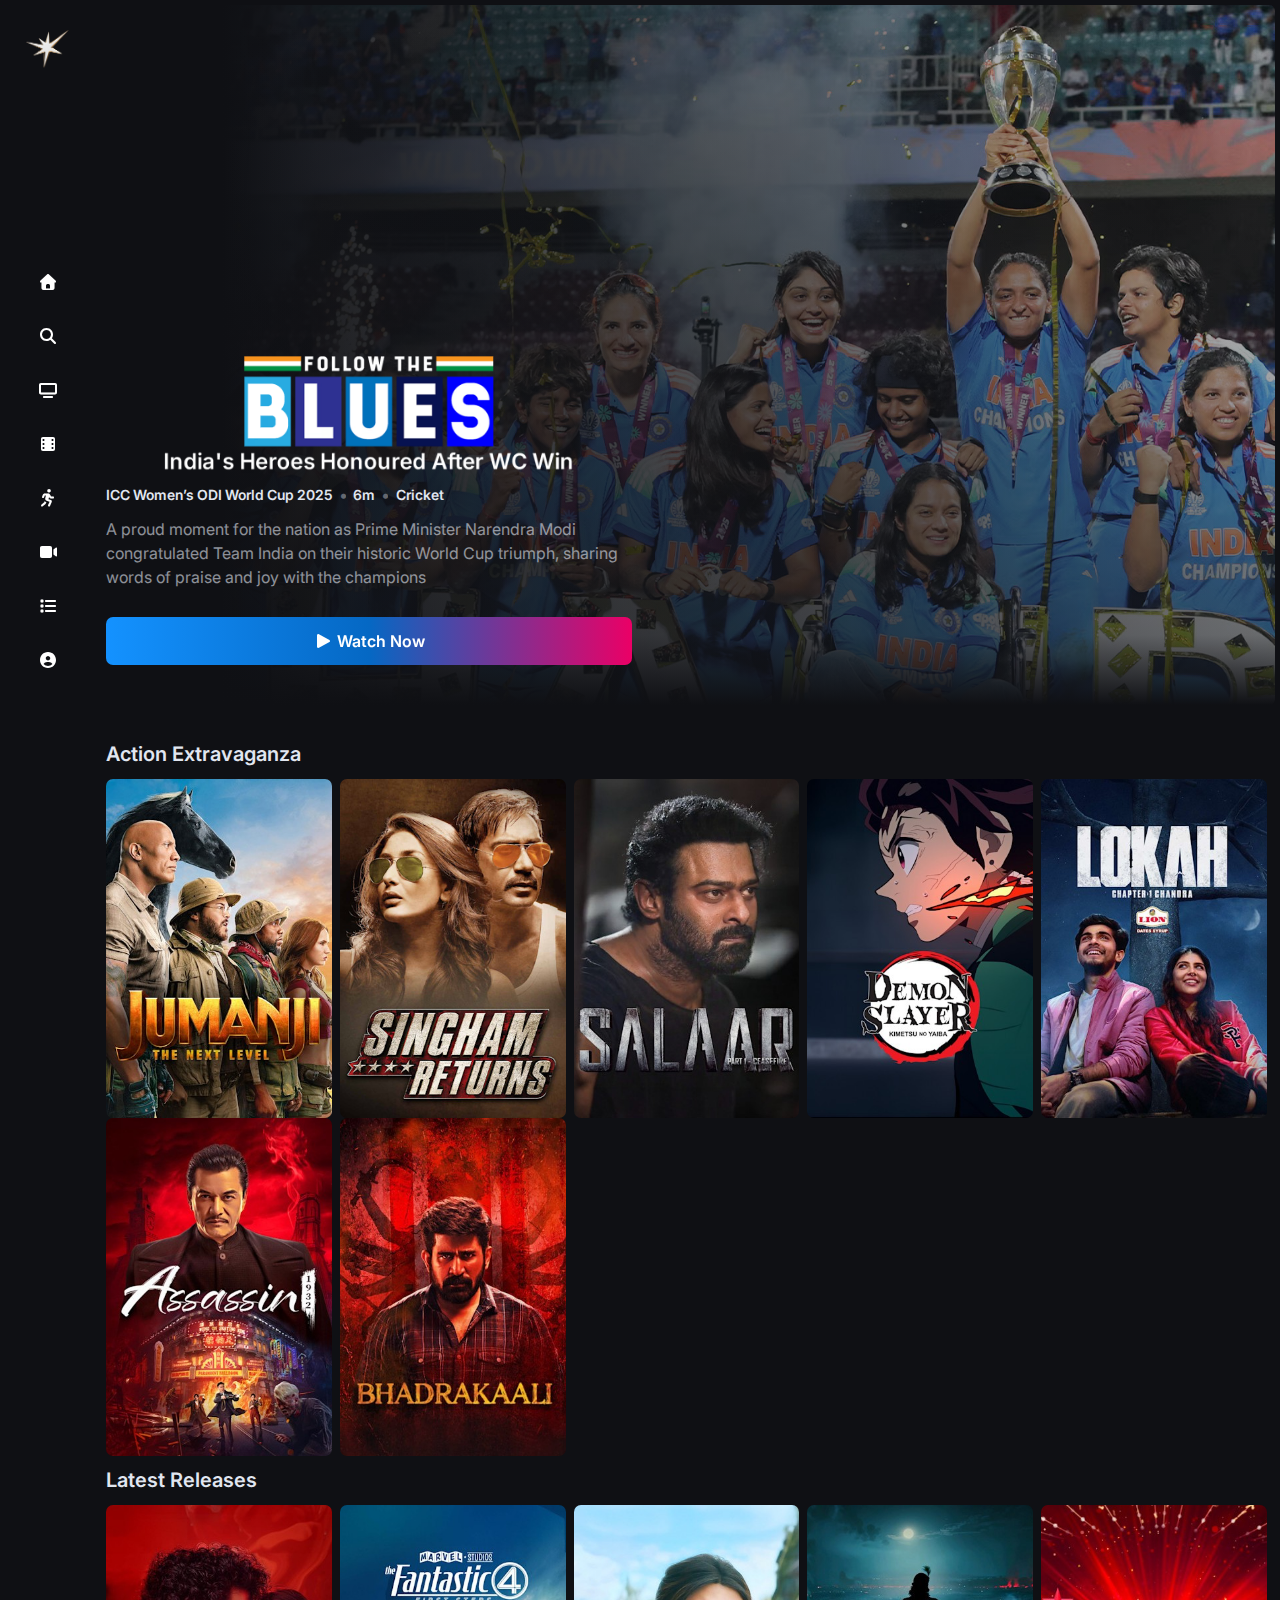
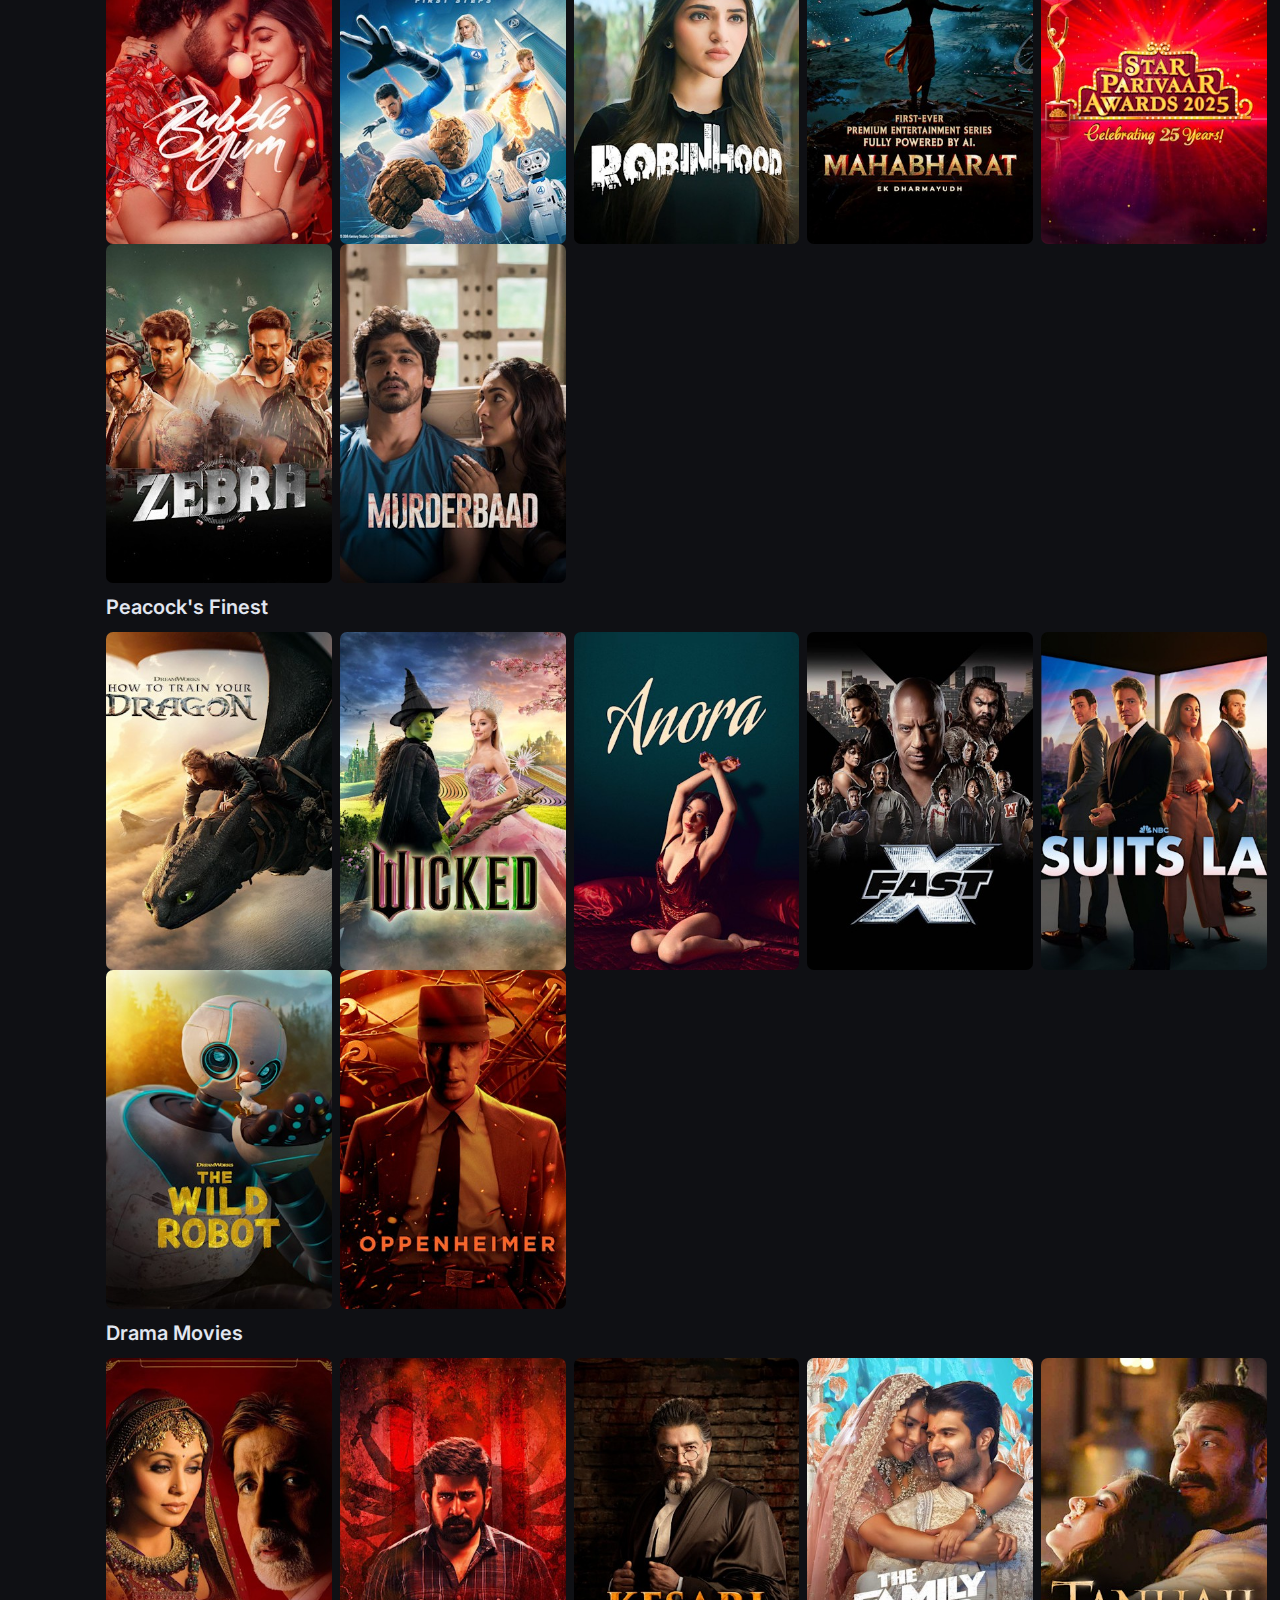
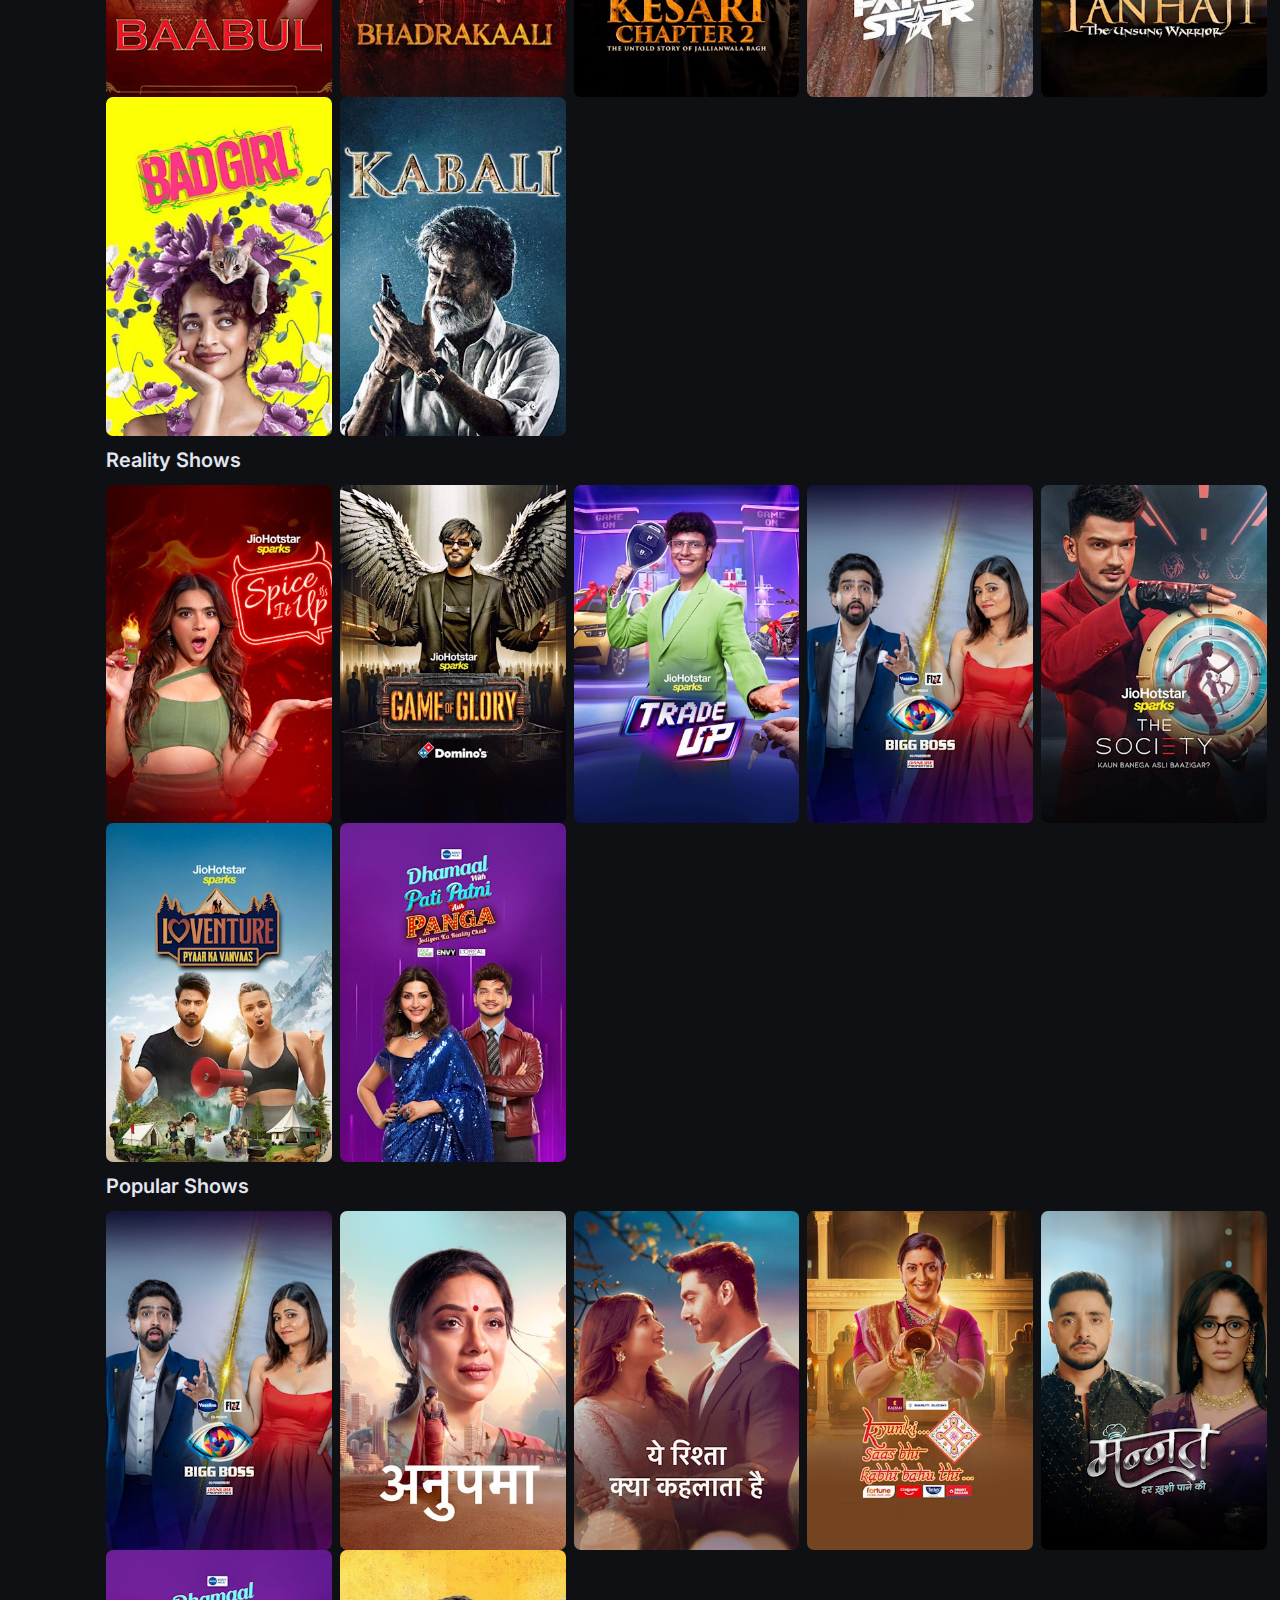
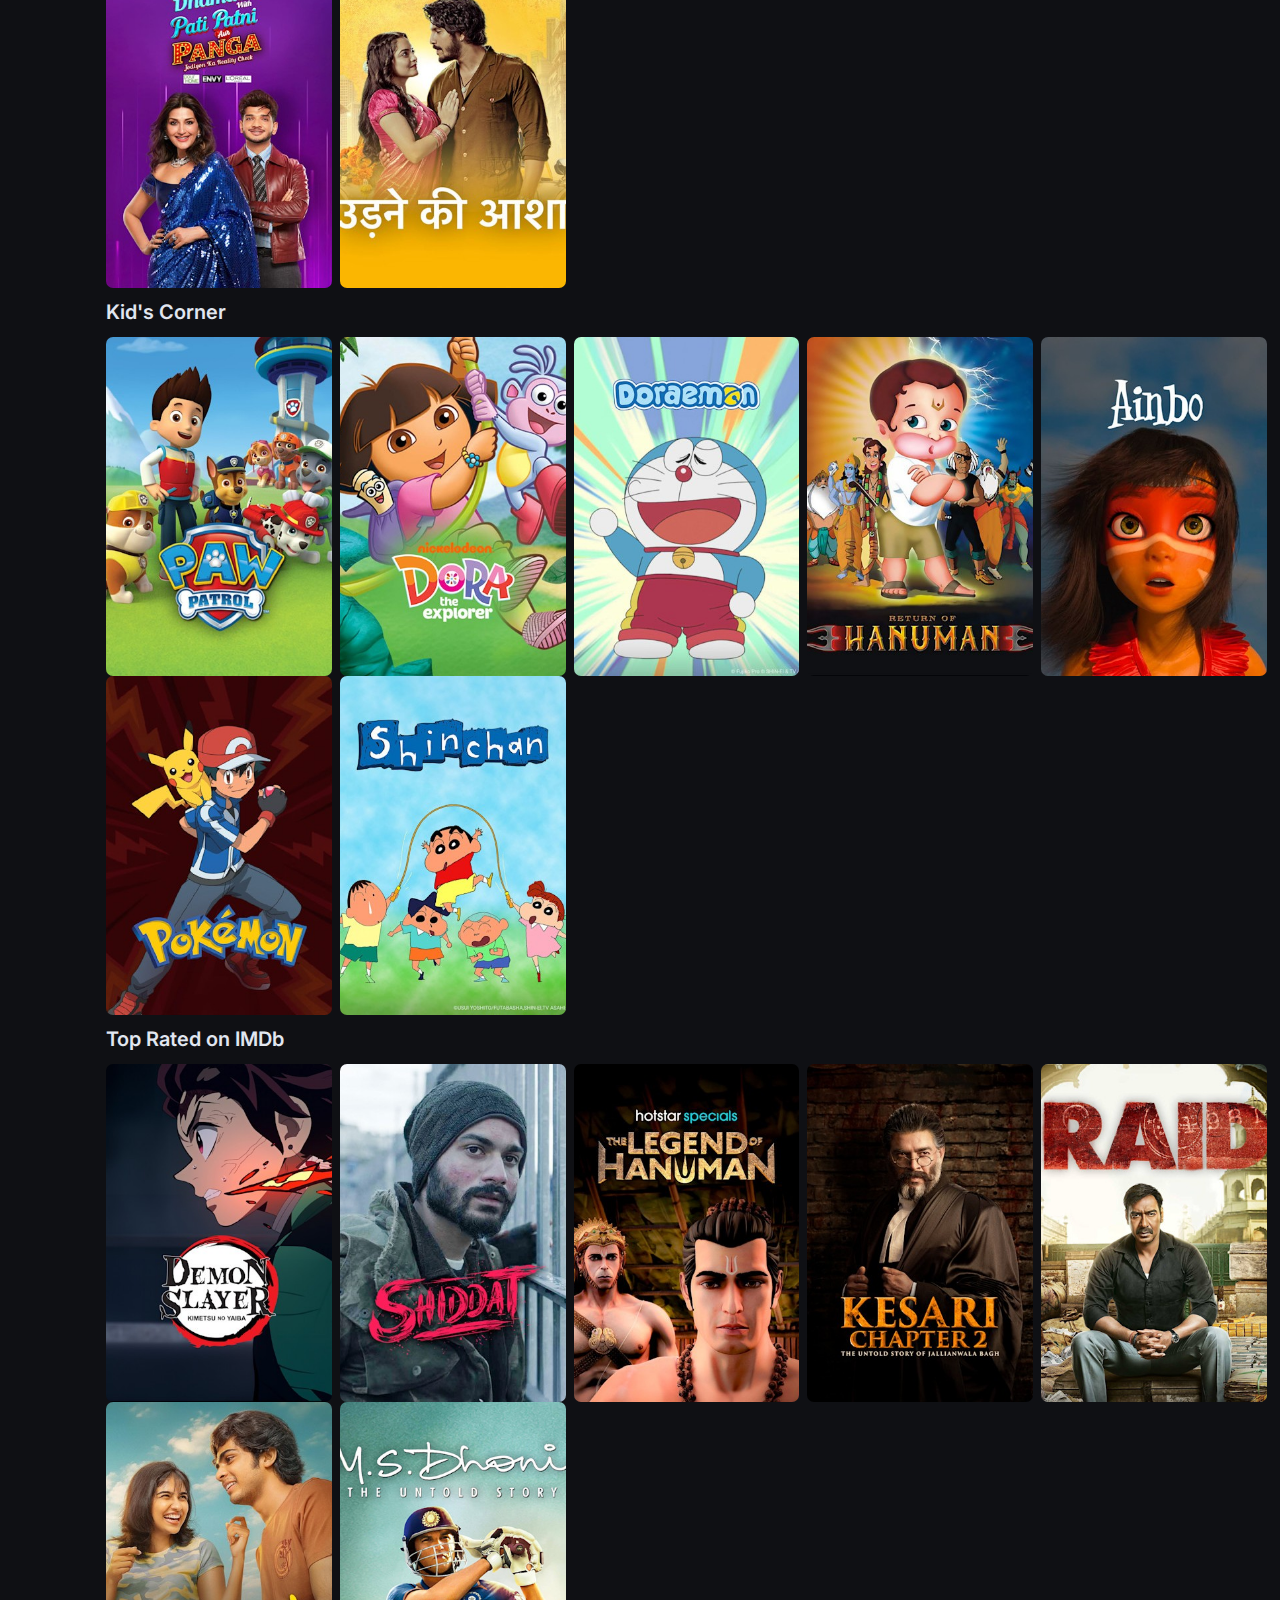
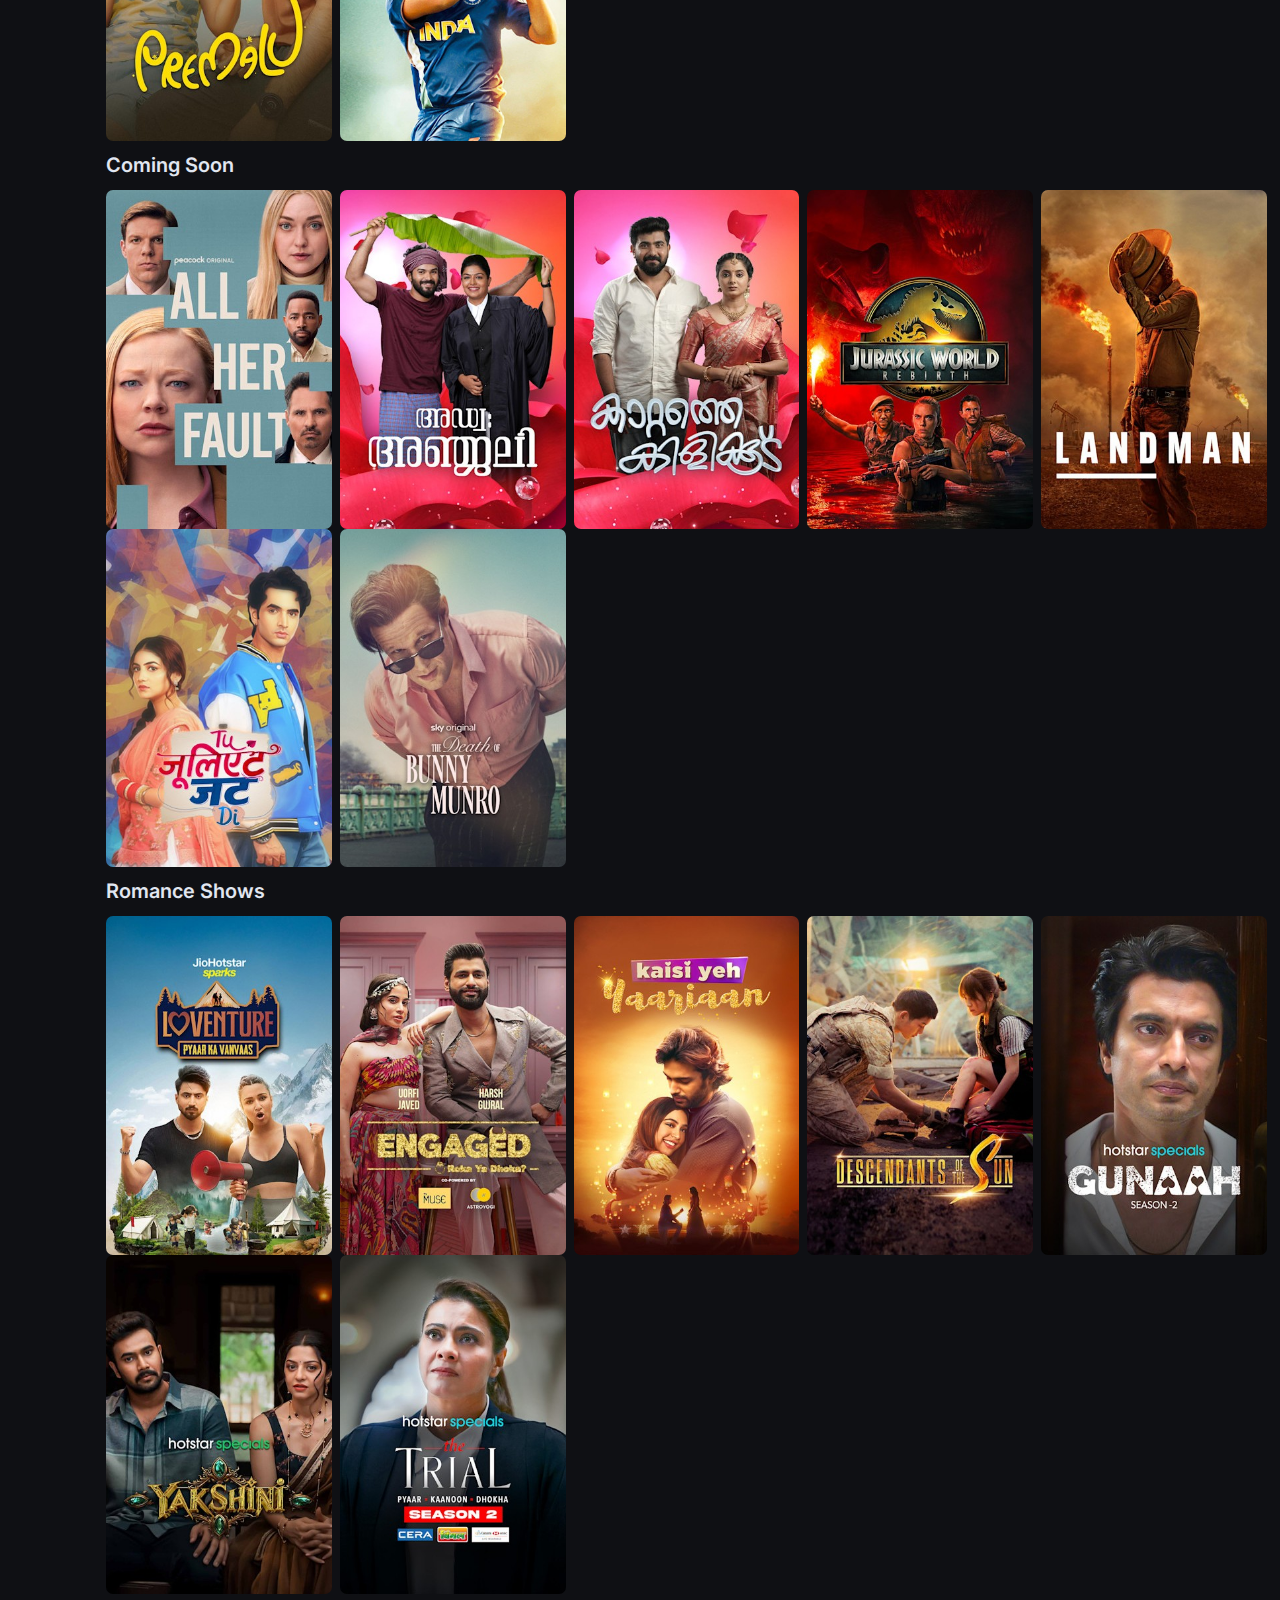
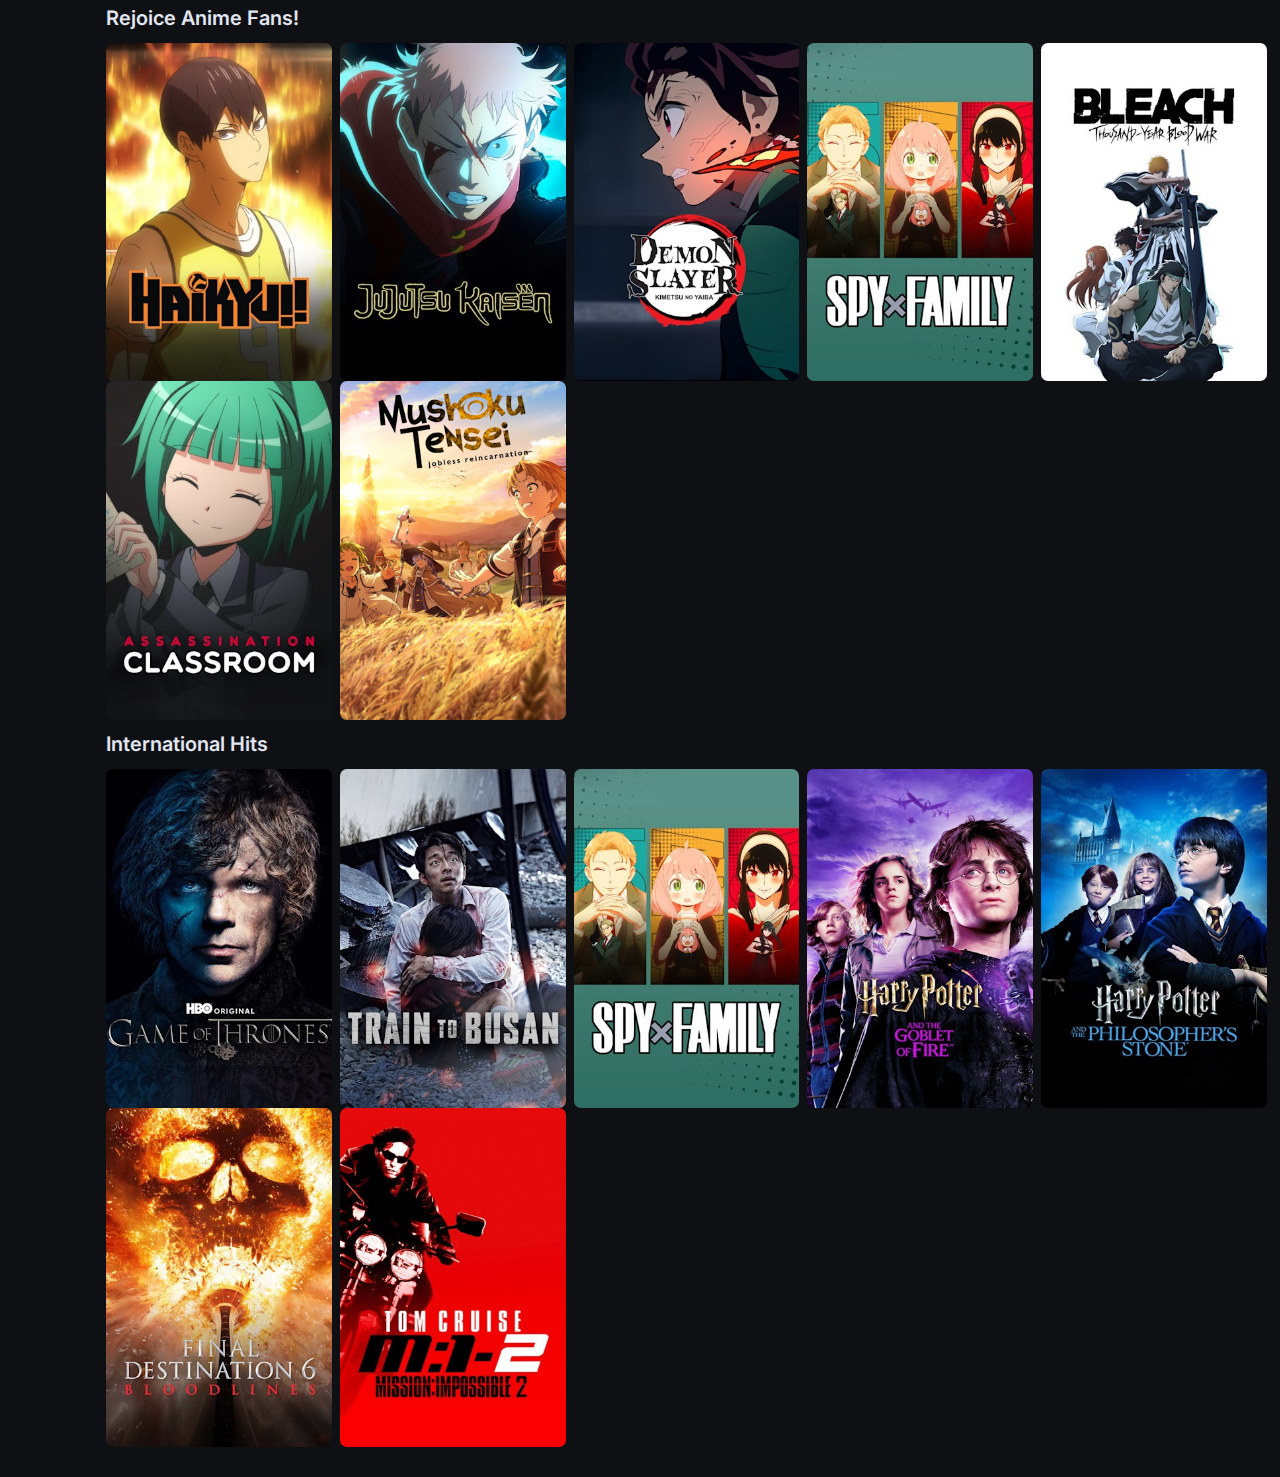
<file: index.html>
<!DOCTYPE html>
<html lang="en">
    <head>
        <meta charset="UTF-8">
        <meta name="viewport" content="width=device-width, initial-scale=1.0">
        <title>JioHotstar - Watch TV Shows, Movies, Specials, Live Cricket & Football</title>
        <link rel="shortcut icon" href="./images/Logo/jhs_favicon.ico" type="image/ico">
        <link rel="stylesheet" href="./assets/style.css">
        <link rel="stylesheet" href="./assets/fonts.css">
        <link rel="stylesheet" href="./assets/all.min.css">
        <link rel="stylesheet" href="./assets/responsive.css">
    </head>
    <body>
        <header>
            <div class="row justify-content items-center">
                <div class="logo">
                    <a href="./index.html">
                        <img src="./images/Logo/logo.png" alt="logo he ji">
                    </a>
                </div>
                <nav>
                    <ul>
                        <li>
                            <a href="#"><i class="fa-solid fa-house"></i></a>
                        </li>
                        <li>
                            <a href="#"><i class="fa-solid fa-magnifying-glass"></i></a>
                        </li>
                        <li>
                            <a href="#"><i class="fa-solid fa-tv"></i></a>
                        </li>
                        <li>
                            <a href="#"><i class="fa-solid fa-film"></i></a>
                        </li>
                        <li>
                            <a href="#"><i class="fa-solid fa-person-running"></i></a>
                        </li>
                        <li>
                            <a href="#"><i class="fa-solid fa-video"></i></a>
                        </li>
                        <li>
                            <a href="#"><i class="fa-solid fa-list"></i></a>
                        </li>
                        <li>
                            <a href="#"><i class="fa-solid fa-circle-user"></i></a>
                        </li>
                    </ul>
                </nav>
            </div>
        </header>
        <main>
            <!-- banner -->
             <section class="hero-bg">
                    <div class="hero-content">
                        <img src="./images/Hero/hero-logo1.png" alt="hero logo">
                        <h3>
                            <span>ICC Women’s ODI World Cup 2025</span>
                            <i class="fa-solid fa-circle"></i>
                            <span>6m</span>
                            <i class="fa-solid fa-circle"></i>
                            <span>Cricket</span>
                        </h3>
                        <p>A proud moment for the nation as Prime Minister Narendra Modi congratulated Team India on their historic World Cup triumph, sharing words of praise and joy with the champions </p>
                        <button class="btn btn-primary">
                            <i class="fa-solid fa-play"></i> 
                            <span>Watch Now</span>
                        </button>
                    </div>
             </section>
            <section class="poster-shows">
                <h3>Action Extravaganza</h3>
                <div class="row">
                    <div class="poster-item">
                        <img src="./images/movie-poster/jum.jpg" alt="movie-poster">
                        <div class="poster-overlay">
                            <div class="poster-overlay-img">
                                <img src="./images/poster-overlay/juman-hori.webp" alt="horizontal-overlay">
                                <img src="./images/poster-overlay/jumanji-logo.png" alt="logo" class="poster-logo pos">
                            </div>
                            <button class="btn">
                                <i class="fa-solid fa-play"></i> 
                                <span>Watch Now</span>
                            </button>
                            <div class="poster-overlay-description">
                                <h3>
                                <span>2019</span>
                                <i class="fa-solid fa-circle"></i>
                                <span>U/A 13+</span>
                                <i class="fa-solid fa-circle"></i>
                                <span>1h 58m</span>
                                <i class="fa-solid fa-circle"></i>
                                <span>Hindi</span>
                            </h3>
                            <p>The quartet assembles again to save their missing friend, daring to navigate through the dangers of Jumanji. How will they survive the perilous adventure?</p>
                            </div>
                        </div>
                    </div>
                    <div class="poster-item">
                        <img src="./images/movie-poster/sing.jpg" alt="movie-poster">
                        <div class="poster-overlay-c">
                            <div class="poster-overlay-img">
                                <img src="./images/poster-overlay/singum.webp" alt="horizontal-overlay">
                                <img src="./images/poster-overlay/singam-logo.webp" alt="logo" class="poster-logo pos">
                            </div>
                            <button class="btn">
                                <i class="fa-solid fa-play"></i> 
                                <span>Watch Now</span>
                            </button>
                            <div class="poster-overlay-description">
                                <h3>
                                <span>2014</span>
                                <i class="fa-solid fa-circle"></i>
                                <span>U/A 13+</span>
                                <i class="fa-solid fa-circle"></i>
                                <span>2h 13m</span>
                                <i class="fa-solid fa-circle"></i>
                                <span>Hindi</span>
                                <i class="fa-solid fa-circle"></i>
                                <span>Action</span>
                            </h3>
                            <p>Bad-ass cop Bajirao Singham is back as the DCP of Mumbai. To pave the way for justice, he has to deal with a corrupt politician and an immoral god-man.</p>
                            </div>
                        </div>
                    </div>
                    <div class="poster-item">
                        <img src="./images/movie-poster/sala.jpg" alt="movie-poster">
                        <div class="poster-overlay-c">
                            <div class="poster-overlay-img">
                                <img src="./images/poster-overlay/sala.jpg" alt="horizontal-overlay">
                                <img src="./images/poster-overlay/sala.png" alt="logo" class="poster-logo pos">
                            </div>
                            <button class="btn">
                                <i class="fa-solid fa-play"></i> 
                                <span>Watch Now</span>
                            </button>
                            <div class="poster-overlay-description">
                                <h3>
                                <span>2023</span>
                                <i class="fa-solid fa-circle"></i>
                                <span>A</span>
                                <i class="fa-solid fa-circle"></i>
                                <span>2h 54m</span>
                                <i class="fa-solid fa-circle"></i>
                                <span>Hindi</span>
                                <i class="fa-solid fa-circle"></i>
                                <span>Action</span>
                            </h3>
                            <p>In the crime-infested Khansaar, Prince Varadha sets to ascend the throne. But a coup d'état is planned! And there's only one man to help reclaim power: Deva.</p>
                            </div>
                        </div>
                    </div>
                    <div class="poster-item">
                        <img src="./images/movie-poster/demon.jpg" alt="movie-poster">
                        <div class="poster-overlay-c">
                            <div class="poster-overlay-img">
                                <img src="./images/poster-overlay/demon.jpg" alt="horizontal-overlay">
                                <img src="./images/poster-overlay/demon-logo.png" alt="logo" class="poster-logo-d pos">
                            </div>
                            <button class="btn">
                                <i class="fa-solid fa-play"></i> 
                                <span>Watch Now</span>
                            </button>
                            <div class="poster-overlay-description">
                                <h3>
                                <span>2024</span>
                                <i class="fa-solid fa-circle"></i>
                                <span>U/A 16+</span>
                                <i class="fa-solid fa-circle"></i>
                                <span>4 Seasons</span>
                                <i class="fa-solid fa-circle"></i>
                                <span>2 Languages</span>
                            </h3>
                            <p>After demons slaughter his family and curse his sister, Tanjiro embarks on a dangerous mission to seek vengeance and a cure.</p>
                            </div>
                        </div>
                    </div>
                    <div class="poster-item">
                        <img src="./images/movie-poster/lo.jpg" alt="movie-poster">
                        <div class="poster-overlay-c">
                            <div class="poster-overlay-img">
                                <img src="./images/poster-overlay/lokha.jpg" alt="horizontal-overlay">
                                <img src="./images/poster-overlay/lokha-logo.png" alt="logo" class="poster-logo-l pos">
                            </div>
                            <button class="btn">
                                <i class="fa-solid fa-play"></i> 
                                <span>Watch Now</span>
                            </button>
                            <div class="poster-overlay-description">
                                <h3>
                                <span>2025</span>
                                <i class="fa-solid fa-circle"></i>
                                <span>U/A 16+</span>
                                <i class="fa-solid fa-circle"></i>
                                <span>2h 29m</span>
                                <i class="fa-solid fa-circle"></i>
                                <span>7 Languages</span>
                            </h3>
                            <p>A mythical vigilante in hiding draws three unsuspecting friends into a moral war that threatens to tear the city's dark underworld apart.</p>
                            </div>
                        </div>
                    </div>
                    <div class="poster-item">
                        <img src="./images/movie-poster/as.jpg" alt="movie-poster">
                        <div class="poster-overlay-c">
                            <div class="poster-overlay-img">
                                <img src="./images/poster-overlay/asa-t.jpg" alt="horizontal-overlay">
                                <img src="./images/poster-overlay/asa-logo.png" alt="logo" class="poster-logo-a pos">
                            </div>
                            <button class="btn">
                                <i class="fa-solid fa-play"></i> 
                                <span>Watch Now</span>
                            </button>
                            <div class="poster-overlay-description">
                                <h3>
                                <span>2025</span>
                                <i class="fa-solid fa-circle"></i>
                                <span>U/A 16+</span>
                                <i class="fa-solid fa-circle"></i>
                                <span>1h 30m</span>
                                <i class="fa-solid fa-circle"></i>
                                <span>Hindi</span>
                                <i class="fa-solid fa-circle"></i>
                                <span>Action</span>
                            </h3>
                            <p>In 1932 Shanghai, Zhang Mubai joins forces with gangster Jin Yuanbao to assassinate Japan’s Kurokawa, but a deadly trap leaves them tortured by a spy.</p>
                            </div>
                        </div>
                    </div>
                    <div class="poster-item">
                        <img src="./images/movie-poster/bha.jpg" alt="movie-poster">
                        <div class="poster-overlay-r">
                            <div class="poster-overlay-img">
                                <img src="./images/poster-overlay/bha-t.jpg" alt="horizontal-overlay">
                                <img src="./images/poster-overlay/bha-logo.png" alt="logo" class="poster-logo-b pos">
                            </div>
                            <button class="btn">
                                <i class="fa-solid fa-play"></i> 
                                <span>Watch Now</span>
                            </button>
                            <div class="poster-overlay-description">
                                <h3>
                                <span>2025</span>
                                <i class="fa-solid fa-circle"></i>
                                <span>U/A 16+</span>
                                <i class="fa-solid fa-circle"></i>
                                <span>2h 32m</span>
                                <i class="fa-solid fa-circle"></i>
                                <span>Hindi</span>
                                <i class="fa-solid fa-circle"></i>
                                <span>Action</span>
                            </h3>
                            <p>Raised by an activist, a political broker dismantles the system from within to expose the powerful figures behind his mother's unsolved murder.</p>
                            </div>
                        </div>
                    </div>
                </div>
                <h3>Latest Releases</h3>
                <div class="row">
                    <div class="poster-item">
                        <img src="./images/movie-poster/bubble.jpg" alt="movie-poster">
                        <div class="poster-overlay">
                            <div class="poster-overlay-img">
                                <img src="./images/poster-overlay/bubble.jpg" alt="horizontal-overlay">
                                <img src="./images/poster-overlay/bubble-logo.png" alt="logo" class="poster-logo-bu pos">
                            </div>
                            <button class="btn">
                                <i class="fa-solid fa-play"></i> 
                                <span>Watch Now</span>
                            </button>
                            <div class="poster-overlay-description">
                                <h3>
                                <span>2023</span>
                                <i class="fa-solid fa-circle"></i>
                                <span>U/A 16+</span>
                                <i class="fa-solid fa-circle"></i>
                                <span>2h 19m</span>
                                <i class="fa-solid fa-circle"></i>
                                <span>Hindi</span>
                            </h3>
                            <p>Adhi, an aspiring DJ, falls in love with Jhanvi, a girl from a wealthy family. Despite their contrasting worlds, their love faces trials that test their bond.</p>
                            </div>
                        </div>
                    </div>
                    <div class="poster-item">
                        <img src="./images/movie-poster/fan.jpg" alt="movie-poster">
                        <div class="poster-overlay-c">
                            <div class="poster-overlay-img">
                                <img src="./images/poster-overlay/fanta.jpg" alt="horizontal-overlay">
                                <img src="./images/poster-overlay/fanta-logo.png" alt="logo" class="poster-logo pos">
                            </div>
                            <button class="btn">
                                <i class="fa-solid fa-play"></i> 
                                <span>Watch Now</span>
                            </button>
                            <div class="poster-overlay-description">
                                <h3>
                                <span>2025</span>
                                <i class="fa-solid fa-circle"></i>
                                <span>U/A 13+</span>
                                <i class="fa-solid fa-circle"></i>
                                <span>1h 54m</span>
                                <i class="fa-solid fa-circle"></i>
                                <span>4 Languages</span>
                            </h3>
                            <p>Marvel’s First Family is forced to balance being heroes with their family bond, when they must defend Earth from a space god and his enigmatic herald.</p>
                            </div>
                        </div>
                    </div>
                    <div class="poster-item">
                        <img src="./images/movie-poster/Robin.jpg" alt="movie-poster">
                        <div class="poster-overlay-c">
                            <div class="poster-overlay-img">
                                <img src="./images/poster-overlay/robin-t.jpg" alt="horizontal-overlay">
                                <img src="./images/poster-overlay/robin-logo.png" alt="logo" class="poster-logo pos">
                            </div>
                            <button class="btn">
                                <i class="fa-solid fa-play"></i> 
                                <span>Watch Now</span>
                            </button>
                            <div class="poster-overlay-description">
                                <h3>
                                <span>2025</span>
                                <i class="fa-solid fa-circle"></i>
                                <span>U/A 16+</span>
                                <i class="fa-solid fa-circle"></i>
                                <span>2h 21m</span>
                                <i class="fa-solid fa-circle"></i>
                                <span>Hindi</span>
                                <i class="fa-solid fa-circle"></i>
                                <span>Action</span>
                            </h3>
                            <p>Orphan Ram steals from the rich to help orphans. When he and Neera fight a drug lord, he risks everything to save a village and becomes a true hero for the poor.</p>
                            </div>
                        </div>
                    </div>
                    <div class="poster-item">
                        <img src="./images/movie-poster/maha.jpg" alt="movie-poster">
                        <div class="poster-overlay-c">
                            <div class="poster-overlay-img">
                                <img src="./images/poster-overlay/maha-t.jpg" alt="horizontal-overlay">
                                <img src="./images/poster-overlay/maha.png" alt="logo" class="poster-logo pos">
                            </div>
                            <button class="btn">
                                <i class="fa-solid fa-play"></i> 
                                <span>Watch Now</span>
                            </button>
                            <div class="poster-overlay-description">
                                <h3>
                                <span>2025</span>
                                <i class="fa-solid fa-circle"></i>
                                <span>U/A 16+</span>
                                <i class="fa-solid fa-circle"></i>
                                <span>1 Seasons</span>
                                <i class="fa-solid fa-circle"></i>
                                <span>7 Languages</span>
                            </h3>
                            <p>The greatest Indian story brought to life through artificial intelligence, delving deep into the themes of dharma, power and fate.</p>
                            </div>
                        </div>
                    </div>
                    <div class="poster-item">
                        <img src="./images/movie-poster/star.jpg" alt="movie-poster">
                        <div class="poster-overlay-c">
                            <div class="poster-overlay-img">
                                <img src="./images/poster-overlay/star-t.jpg" alt="horizontal-overlay">
                                <img src="./images/poster-overlay/star-logo.png" alt="logo" class="poster-logo-s pos">
                            </div>
                            <button class="btn">
                                <i class="fa-solid fa-play"></i> 
                                <span>Watch Now</span>
                            </button>
                            <div class="poster-overlay-description">
                                <h3>
                                <span>2025</span>
                                <i class="fa-solid fa-circle"></i>
                                <span>U/A 13+</span>
                                <i class="fa-solid fa-circle"></i>
                                <span>Hindi</span>
                                <i class="fa-solid fa-circle"></i>
                                <span>Awards</span>
                            </h3>
                            <p>Manoranjan Ke 25 Saal, Bemisaal! Honouring 25 years of the TV legacy, Star Parivaar celebrates an entertaining year of television with great pomp.</p>
                            </div>
                        </div>
                    </div>
                    <div class="poster-item">
                        <img src="./images/movie-poster/zebra.jpg" alt="movie-poster">
                        <div class="poster-overlay-c">
                            <div class="poster-overlay-img">
                                <img src="./images/poster-overlay/zeb-t.jpg" alt="horizontal-overlay">
                                <img src="./images/poster-overlay/zeb-logo.png" alt="logo" class="poster-logo pos">
                            </div>
                            <button class="btn">
                                <i class="fa-solid fa-play"></i> 
                                <span>Watch Now</span>
                            </button>
                            <div class="poster-overlay-description">
                                <h3>
                                <span>2024</span>
                                <i class="fa-solid fa-circle"></i>
                                <span>U/A 16+</span>
                                <i class="fa-solid fa-circle"></i>
                                <span>2h 35h</span>
                                <i class="fa-solid fa-circle"></i>
                                <span>Hindi</span>
                                <i class="fa-solid fa-circle"></i>
                                <span>Action</span>
                            </h3>
                            <p>A street-smart banker helps his girlfriend fix a mistake but ends up crossing a ruthless millionaire, landing himself in a deadly game of power and revenge.</p>
                            </div>
                        </div>
                    </div>
                    <div class="poster-item">
                        <img src="./images/movie-poster/murder.jpg" alt="movie-poster">
                        <div class="poster-overlay-r">
                            <div class="poster-overlay-img">
                                <img src="./images/poster-overlay/mud-t.jpg" alt="horizontal-overlay">
                                <img src="./images/poster-overlay/mud-logo.png" alt="logo" class="poster-logo-m pos">
                            </div>
                            <button class="btn">
                                <i class="fa-solid fa-play"></i> 
                                <span>Watch Now</span>
                            </button>
                            <div class="poster-overlay-description">
                                <h3>
                                <span>2025</span>
                                <i class="fa-solid fa-circle"></i>
                                <span>A</span>
                                <i class="fa-solid fa-circle"></i>
                                <span>2h 31m</span>
                                <i class="fa-solid fa-circle"></i>
                                <span>Hindi</span>
                                <i class="fa-solid fa-circle"></i>
                                <span>Thriller</span>
                            </h3>
                            <p>Jayesh, a tour guide in Jaipur, charms tourists and sparks romance, but when a tourist is found dead and he disappears, a nationwide hunt uncovers dark crimes.</p>
                            </div>
                        </div>
                    </div>
                </div>
                <h3>Peacock's Finest</h3>
                <div class="row">
                    <div class="poster-item">
                        <img src="./images/movie-poster/dragon.jpg" alt="movie-poster">
                        <div class="poster-overlay">
                            <div class="poster-overlay-img">
                                <img src="./images/poster-overlay/dra-t.jpg" alt="horizontal-overlay">
                                <img src="./images/poster-overlay/dra-logo.png" alt="logo" class="poster-logo-a pos">
                            </div>
                            <button class="btn">
                                <i class="fa-solid fa-play"></i> 
                                <span>Watch Now</span>
                            </button>
                            <div class="poster-overlay-description">
                                <h3>
                                <span>2025</span>
                                <i class="fa-solid fa-circle"></i>
                                <span>U/A 7+</span>
                                <i class="fa-solid fa-circle"></i>
                                <span>2h 5m</span>
                                <i class="fa-solid fa-circle"></i>
                                <span>4 Languages</span>
                            </h3>
                            <p>Vikings and dragons have battled for generations, but that won't stop Hiccup from building an unlikely bond with the feared dragon, Toothless.</p>
                            </div>
                        </div>
                    </div>
                    <div class="poster-item">
                        <img src="./images/movie-poster/wick.jpg" alt="movie-poster">
                        <div class="poster-overlay-c">
                            <div class="poster-overlay-img">
                                <img src="./images/poster-overlay/wick-t.jpg" alt="horizontal-overlay">
                                <img src="./images/poster-overlay/wick-logo.png" alt="logo" class="poster-logo-s pos">
                            </div>
                            <button class="btn">
                                <i class="fa-solid fa-play"></i> 
                                <span>Watch Now</span>
                            </button>
                            <div class="poster-overlay-description">
                                <h3>
                                <span>2024</span>
                                <i class="fa-solid fa-circle"></i>
                                <span>U/A 13+</span>
                                <i class="fa-solid fa-circle"></i>
                                <span>2h 40m</span>
                                <i class="fa-solid fa-circle"></i>
                                <span>2 Languages</span>
                            </h3>
                            <p>Starring Cynthia Erivo and Ariana Grande, the untold story of the witches of Oz arrives on your screen as a generation-defining cinematic event.</p>
                            </div>
                        </div>
                    </div>
                    <div class="poster-item">
                        <img src="./images/movie-poster/arora.jpg" alt="movie-poster">
                        <div class="poster-overlay-c">
                            <div class="poster-overlay-img">
                                <img src="./images/poster-overlay/anora.jpg" alt="horizontal-overlay">
                                <img src="./images/poster-overlay/anora-logo.png" alt="logo" class="poster-logo-s pos">
                            </div>
                            <button class="btn">
                                <i class="fa-solid fa-play"></i> 
                                <span>Watch Now</span>
                            </button>
                            <div class="poster-overlay-description">
                                <h3>
                                <span>2024</span>
                                <i class="fa-solid fa-circle"></i>
                                <span>A</span>
                                <i class="fa-solid fa-circle"></i>
                                <span>2h 17m</span>
                                <i class="fa-solid fa-circle"></i>
                                <span>2 Languages</span>
                            </h3>
                            <p>Anora, a young sex worker from Brooklyn, gets her chance at a Cinderella story when she meets and impulsively marries the son of an oligarch.</p>
                            </div>
                        </div>
                    </div>
                    <div class="poster-item">
                        <img src="./images/movie-poster/fast.jpg" alt="movie-poster">
                        <div class="poster-overlay-c">
                            <div class="poster-overlay-img">
                                <img src="./images/poster-overlay/fast-t.jpg" alt="horizontal-overlay">
                                <img src="./images/poster-overlay/fast-logo.png" alt="logo" class="poster-logo-l pos">
                            </div>
                            <button class="btn">
                                <i class="fa-solid fa-play"></i> 
                                <span>Watch Now</span>
                            </button>
                            <div class="poster-overlay-description">
                                <h3>
                                <span>2023</span>
                                <i class="fa-solid fa-circle"></i>
                                <span>U/A 16+</span>
                                <i class="fa-solid fa-circle"></i>
                                <span>2h 15m</span>
                                <i class="fa-solid fa-circle"></i>
                                <span>5 Languages</span>
                            </h3>
                            <p>Past sins catch up to Dom Toretto.</p>
                            </div>
                        </div>
                    </div>
                    <div class="poster-item">
                        <img src="./images/movie-poster/suits.jpg" alt="movie-poster">
                        <div class="poster-overlay-c">
                            <div class="poster-overlay-img">
                                <img src="./images/poster-overlay/suit.jpg" alt="horizontal-overlay">
                                <img src="./images/poster-overlay/suit-logo.png" alt="logo" class="poster-logo-a pos">
                            </div>
                            <button class="btn">
                                <i class="fa-solid fa-play"></i> 
                                <span>Watch Now</span>
                            </button>
                            <div class="poster-overlay-description">
                                <h3>
                                <span>2025</span>
                                <i class="fa-solid fa-circle"></i>
                                <span>U/A 16+</span>
                                <i class="fa-solid fa-circle"></i>
                                <span>1 Seasons</span>
                                <i class="fa-solid fa-circle"></i>
                                <span>5 Languages</span>
                            </h3>
                            <p>Ted Black, a former federal prosecutor from New York, has reinvented himself representing the most powerful clients in Los Angeles.</p>
                            </div>
                        </div>
                    </div>
                    <div class="poster-item">
                        <img src="./images/movie-poster/robot.jpg" alt="movie-poster">
                        <div class="poster-overlay-c">
                            <div class="poster-overlay-img">
                                <img src="./images/poster-overlay/robo-t.jpg" alt="horizontal-overlay">
                                <img src="./images/poster-overlay/robo-logo.png" alt="logo" class="poster-logo-bu pos">
                            </div>
                            <button class="btn">
                                <i class="fa-solid fa-play"></i> 
                                <span>Watch Now</span>
                            </button>
                            <div class="poster-overlay-description">
                                <h3>
                                <span>2024</span>
                                <i class="fa-solid fa-circle"></i>
                                <span>U/A 7+</span>
                                <i class="fa-solid fa-circle"></i>
                                <span>1h 41m</span>
                                <i class="fa-solid fa-circle"></i>
                                <span>5 Languages</span>
                            </h3>
                            <p>Follow Roz, a shipwrecked robot, as she adapts to an island's harsh surroundings and becomes the adoptive parent of an orphaned gosling.</p>
                            </div>
                        </div>
                    </div>
                    <div class="poster-item">
                        <img src="./images/movie-poster/open.jpg" alt="movie-poster">
                        <div class="poster-overlay-r">
                            <div class="poster-overlay-img">
                                <img src="./images/poster-overlay/open-t.jpg" alt="horizontal-overlay">
                                <img src="./images/poster-overlay/open-logo.png" alt="logo" class="poster-logo-b pos">
                            </div>
                            <button class="btn">
                                <i class="fa-solid fa-play"></i> 
                                <span>Watch Now</span>
                            </button>
                            <div class="poster-overlay-description">
                                <h3>
                                <span>2023</span>
                                <i class="fa-solid fa-circle"></i>
                                <span>U/A 16+</span>
                                <i class="fa-solid fa-circle"></i>
                                <span>3h</span>
                                <i class="fa-solid fa-circle"></i>
                                <span>7 Languages</span>
                            </h3>
                            <p>J. Robert Oppenheimer, the architect of the atomic bomb, faces moral turmoil as his wartime creation shapes humanity's future.</p>
                            </div>
                        </div>
                    </div>
                </div>
                <h3>Drama Movies</h3>
                <div class="row">
                    <div class="poster-item">
                        <img src="./images/movie-poster/baabul.jpg" alt="movie-poster">
                    </div>
                    <div class="poster-item">
                        <img src="./images/movie-poster/bha.jpg" alt="movie-poster">
                    </div>
                    <div class="poster-item">
                        <img src="./images/movie-poster/kesar.jpg" alt="movie-poster">
                    </div>
                    <div class="poster-item">
                        <img src="./images/movie-poster/fam-star.jpg" alt="movie-poster">
                    </div>
                    <div class="poster-item">
                        <img src="./images/movie-poster/tana.jpg" alt="movie-poster">
                    </div>
                    <div class="poster-item">
                        <img src="./images/movie-poster/bad.jpg" alt="movie-poster">
                    </div>
                    <div class="poster-item">
                        <img src="./images/movie-poster/kabali.jpg" alt="movie-poster">
                    </div>
                </div>
                <h3>Reality Shows</h3>
                <div class="row">
                    <div class="poster-item">
                        <img src="./images/movie-poster/rebli.jpg" alt="movie-poster">
                    </div>
                    <div class="poster-item">
                        <img src="./images/movie-poster/Fuker.jpg" alt="movie-poster">
                    </div>
                    <div class="poster-item">
                        <img src="./images/movie-poster/Trig.jpg" alt="movie-poster">
                    </div>
                    <div class="poster-item">
                        <img src="./images/movie-poster/BB.jpg" alt="movie-poster">
                    </div>
                    <div class="poster-item">
                        <img src="./images/movie-poster/Munu.jpg" alt="movie-poster">
                    </div>
                    <div class="poster-item">
                        <img src="./images/movie-poster/lovb.jpg" alt="movie-poster">
                    </div>
                    <div class="poster-item">
                        <img src="./images/movie-poster/munu2.jpg" alt="movie-poster">
                    </div>
                </div>
                <h3>Popular Shows</h3>
                <div class="row">
                    <div class="poster-item">
                        <img src="./images/movie-poster/BB.jpg" alt="movie-poster">
                    </div>
                    <div class="poster-item">
                        <img src="./images/movie-poster/annu.jpg" alt="movie-poster">
                    </div>
                    <div class="poster-item">
                        <img src="./images/movie-poster/yrkkh.jpg" alt="movie-poster">
                    </div>
                    <div class="poster-item">
                        <img src="./images/movie-poster/saas.jpg" alt="movie-poster">
                    </div>
                    <div class="poster-item">
                        <img src="./images/movie-poster/Mannnnaat.jpg" alt="movie-poster">
                    </div>
                    <div class="poster-item">
                        <img src="./images/movie-poster/munu2.jpg" alt="movie-poster">
                    </div>
                    <div class="poster-item">
                        <img src="./images/movie-poster/udo.jpg" alt="movie-poster">
                    </div>
                </div>
                <h3>Kid's Corner</h3>
                <div class="row">
                    <div class="poster-item">
                        <img src="./images/movie-poster/Paw.jpg" alt="movie-poster">
                    </div>
                    <div class="poster-item">
                        <img src="./images/movie-poster/dora.jpg" alt="movie-poster">
                    </div>
                    <div class="poster-item">
                        <img src="./images/movie-poster/doremon.jpg" alt="movie-poster">
                    </div>
                    <div class="poster-item">
                        <img src="./images/movie-poster/hanuman.jpg" alt="movie-poster">
                    </div>
                    <div class="poster-item">
                        <img src="./images/movie-poster/ainibo.jpg" alt="movie-poster">
                    </div>
                    <div class="poster-item">
                        <img src="./images/movie-poster/pika.jpg" alt="movie-poster">
                    </div>
                    <div class="poster-item">
                        <img src="./images/movie-poster/shin.jpg" alt="movie-poster">
                    </div>
                </div>
                <h3>Top Rated on IMDb</h3>
                <div class="row">
                    <div class="poster-item">
                        <img src="./images/movie-poster/demon.jpg" alt="movie-poster">
                    </div>
                    <div class="poster-item">
                        <img src="./images/movie-poster/shidat.jpg" alt="movie-poster">
                    </div>
                    <div class="poster-item">
                        <img src="./images/movie-poster/the-hanuman.jpg" alt="movie-poster">
                    </div>
                    <div class="poster-item">
                        <img src="./images/movie-poster/kesar.jpg" alt="movie-poster">
                    </div>
                    <div class="poster-item">
                        <img src="./images/movie-poster/raid.jpg" alt="movie-poster">
                    </div>
                    <div class="poster-item">
                        <img src="./images/movie-poster/prem.jpg" alt="movie-poster">
                    </div>
                    <div class="poster-item">
                        <img src="./images/movie-poster/dhoni.jpg" alt="movie-poster">
                    </div>
                </div>
                <h3>Coming Soon</h3>
                <div class="row">
                    <div class="poster-item">
                        <img src="./images/movie-poster/all.jpg" alt="movie-poster">
                    </div>
                    <div class="poster-item">
                        <img src="./images/movie-poster/malaya.jpg" alt="movie-poster">
                    </div>
                    <div class="poster-item">
                        <img src="./images/movie-poster/malaya1.jpg" alt="movie-poster">
                    </div>
                    <div class="poster-item">
                        <img src="./images/movie-poster/Jura.jpg" alt="movie-poster">
                    </div>
                    <div class="poster-item">
                        <img src="./images/movie-poster/land.jpg" alt="movie-poster">
                    </div>
                    <div class="poster-item">
                        <img src="./images/movie-poster/tu-jul.jpg" alt="movie-poster">
                    </div>
                    <div class="poster-item">
                        <img src="./images/movie-poster/bunny.jpg" alt="movie-poster">
                    </div>
                </div>
                <h3>Romance Shows</h3>
                <div class="row">
                    <div class="poster-item">
                        <img src="./images/movie-poster/lovb.jpg" alt="movie-poster">
                    </div>
                    <div class="poster-item">
                        <img src="./images/movie-poster/enga.jpg" alt="movie-poster">
                    </div>
                    <div class="poster-item">
                        <img src="./images/movie-poster/khy.jpg" alt="movie-poster">
                    </div>
                    <div class="poster-item">
                        <img src="./images/movie-poster/descendents.jpg" alt="movie-poster">
                    </div>
                    <div class="poster-item">
                        <img src="./images/movie-poster/gunah.jpg" alt="movie-poster">
                    </div>
                    <div class="poster-item">
                        <img src="./images/movie-poster/yakisi.jpg" alt="movie-poster">
                    </div>
                    <div class="poster-item">
                        <img src="./images/movie-poster/trail.jpg" alt="movie-poster">
                    </div>
                </div>
                <h3>Rejoice Anime Fans!</h3>
                <div class="row">
                    <div class="poster-item">
                        <img src="./images/movie-poster/haikyu.jpg" alt="movie-poster">
                    </div>
                    <div class="poster-item">
                        <img src="./images/movie-poster/jutsu.jpg" alt="movie-poster">
                    </div>
                    <div class="poster-item">
                        <img src="./images/movie-poster/demon.jpg" alt="movie-poster">
                    </div>
                    <div class="poster-item">
                        <img src="./images/movie-poster/spy.jpg" alt="movie-poster">
                    </div>
                    <div class="poster-item">
                        <img src="./images/movie-poster/bleach.jpg" alt="movie-poster">
                    </div>
                    <div class="poster-item">
                        <img src="./images/movie-poster/assa.jpg" alt="movie-poster">
                    </div>
                    <div class="poster-item">
                        <img src="./images/movie-poster/mushaku.jpg" alt="movie-poster">
                    </div>
                </div>
                <h3>International Hits</h3>
                <div class="row">
                    <div class="poster-item">
                        <img src="./images/movie-poster/game.jpg" alt="movie-poster">
                    </div>
                    <div class="poster-item">
                        <img src="./images/movie-poster/train.jpg" alt="movie-poster">
                    </div>
                    <div class="poster-item">
                        <img src="./images/movie-poster/spy.jpg" alt="movie-poster">
                    </div>
                    <div class="poster-item">
                        <img src="./images/movie-poster/harry.jpg" alt="movie-poster">
                    </div>
                    <div class="poster-item">
                        <img src="./images/movie-poster/harry (1).jpg" alt="movie-poster">
                    </div>
                    <div class="poster-item">
                        <img src="./images/movie-poster/final.jpg" alt="movie-poster">
                    </div>
                    <div class="poster-item">
                        <img src="./images/movie-poster/tom-cruise.jpg" alt="movie-poster">
                    </div>
                </div>
            </section>
        </main>
        <footer></footer>
    </body>
</html>
</file>
<file: assets/style.css>
* {
    margin: 0;
    box-sizing: border-box;
}

:root {
    --primary-color: #0f1014;
    --primary-color-rgb: 15, 16, 20;
    --white-color: #fff;
    --white-color-rgb: 255, 255, 255;
    --black-color: #000;
    --black-color: 0, 0, 0;
    --title-color: #e1e6f0;
    --title-color-rgb: 225, 230, 240;
    --description-color: #8f98b2;
    --font: "Inter 18pt";
    --fs: 16px;
    --fw: 400;
    --lh: 1.5;
}

body {
    background-color: var(--primary-color);
    color: var(--title-color);
    font-family: var(--font);
    font-size: var(--fs);
    font-weight: var(--fw);
    line-height: var(--lh);
}

header {
    padding: 30px 22px;
    position: fixed;
    height: 100vh;
    z-index: 100;
}

.justify-content {
    justify-content: space-between;
}

.items-center {
    align-items: center;
}

.row {
    display: flex;
    flex-wrap: wrap;
}

header .row {
    flex-direction: column;
    height: 100%;
}

.logo a img {
    width: 51px;
}

ul,
ol {
    list-style: none;
    padding-left: 0;
}

a {
    text-decoration: none;
}

img {
    max-width: 100%;
    display: block;
}

nav ul {
    display: flex;
    flex-direction: column;
    position: absolute;
    top: 49%;
    left: 50%;
    transform: translate(-50%, -50%);
    margin-top: 30px;
}

nav ul li a {
    display: block;
    padding: 15px 12px;
    color: var(--white-color);
    transition: all 0.3s ease;
    cursor: pointer;
}

a:hover {
    text-shadow: 0 0 10px rgba(255, 255, 255, 0.5),
        0 0 20px rgba(255, 255, 255, 0.3), 0 0 30px rgba(255, 255, 255, 0.2),
        0 0 40px rgba(255, 255, 255, 0.1);
}

main {
    margin-left: 101px;
    padding: 5px;
}

.hero-bg {
    background-image: url("../images/Hero/hero-bg1.jpg");
    width: 100%;
    height: 940px;
    background-repeat: no-repeat;
    background-size: cover;
    background-position: center center;
    background-attachment: fixed;
    position: relative;
    z-index: 1;
    display: flex;
    align-items: flex-end;
    padding: 40px 0;
    border-radius: 6px;
}

.hero-bg::before {
    position: absolute;
    content: "";
    width: 100%;
    height: 100%;
    background: linear-gradient(90deg,
            rgba(var(--primary-color-rgb), 1) 0%,
            rgba(var(--primary-color-rgb), 1) 10%,
            rgba(var(--primary-color-rgb), 0.7) 35%,
            rgba(var(--primary-color-rgb), 0.5) 60%,
            rgba(var(--primary-color-rgb), 0) 100%);
    top: 0;
    left: 0;
    z-index: -1;
}
.hero-bg::after {
    position: absolute;
    content: "";
    width: 100%;
    height: 100%;
    background: linear-gradient(360deg,
            rgba(var(--primary-color-rgb), 1) 0%,
            rgba(var(--primary-color-rgb), 0.6) 10%,
            rgba(var(--primary-color-rgb), 0.3) 60%,
            rgba(var(--primary-color-rgb), 0) 100%);
    top: 0;
    left: 0;
    z-index: -1;
}

.hero-content {
    width: 30%;
}

.hero-content img {
    margin-bottom: 7px;
}

.hero-content h3 {
    font-size: 14px;
    font-weight: 600;
    margin-bottom: 12px;
}

.hero-content h3 i {
    font-size: 5px;
    vertical-align: middle;
    margin: 0 4px;
    opacity: 40%;
}

.hero-content p {
    opacity: 0.6;
    margin-bottom: 28px;
    display: -webkit-box;
    -webkit-box-orient: vertical;
    -webkit-line-clamp: 3;
    line-clamp: 3;
    overflow: hidden;
}

.btn {
    display: block;
    width: 100%;
    padding: 14px 30px;
    border: none;
    outline: none;
    border-radius: 7px;
    font-size: 16px;
    font-family: var(--font);
    font-weight: 600;
    text-decoration: none;
    cursor: pointer;
    transition: all 0.4s ease ,box-shadow 0.3s ease,background-color 0.3s ease;
    will-change: transform;
}

.btn-primary {
    color: var(--white-color);
    background: linear-gradient(90deg, #1492ff 0%, #0568c4 50%, #eb0066 100%);
}

.btn-primary:hover {
    transform: scale(1.02);
    box-shadow: 0 5px 20px rgba(5, 104, 196, 0.5);
}
.poster-shows{
    padding: 25px 0;
}
.poster-item{
    margin-right: 8px;
    width: calc((100% - 56px) / 7);
    /* background-color: var(--white-color); */
    border-radius: 7px;
    height: 280px;
    position: relative;
    cursor: pointer;
}

.poster-item img{
    width: 100%;
    height: 100%;
    object-fit: cover;
    object-position: center center;
    border-radius: 7px;
}

.poster-shows h3 {
    font-size: 20px;
    font-weight: 600;
    margin-top: 9px;
    margin-bottom: 10px;
}

.poster-overlay{
    position: absolute;
    top: 50%;
    left: 80%;
    transform: translate(-50%,-50%) scale(0.5);
    opacity: 0;
    width: 320px;
    z-index: 1;
    background-color: var(--primary-color);
    overflow: hidden;
    border-radius: 10px;
    transition: all 0.4s ease, opacity 0.4s ease;
    will-change: transform, opacity;
    transition-delay: 0.3s;
    cursor: pointer;
}
.poster-overlay-c{
    position: absolute;
    top: 50%;
    left: 50%;
    transform: translate(-50%,-50%) scale(0.5);
    opacity: 0;
    width: 320px;
    z-index: 1;
    background-color: var(--primary-color);
    overflow: hidden;
    border-radius: 10px;
    transition: all 0.4s ease, opacity 0.4s ease;
    will-change: transform, opacity;
    transition-delay: 0.3s;
    cursor: pointer;
}
.poster-overlay-r{
    position: absolute;
    top: 50%;
    left: 20%;
    transform: translate(-50%,-50%) scale(0.5);
    opacity: 0;
    width: 320px;
    z-index: 1;
    background-color: var(--primary-color);
    overflow: hidden;
    border-radius: 10px;
    transition: all 0.4s ease, opacity 0.4s ease;
    will-change: transform, opacity;
    transition-delay: 0.3s;
    cursor: pointer;
}
.poster-overlay-img{
    position: relative;
    width: 100%;
    height: 100%;
    z-index: 1;
    margin-bottom: 10px;
}
.poster-overlay-c-img{
    position: relative;
    width: 100%;
    height: 100%;
    z-index: 1;
    margin-bottom: 10px;
}
.poster-overlay-r-img{
    position: relative;
    width: 100%;
    height: 100%;
    z-index: 1;
    margin-bottom: 10px;
}
.poster-overlay-img::before{
    position: absolute;
    content: '';
    width: 100%;
    height: 100%;
    background: linear-gradient(360deg,
            rgba(var(--primary-color-rgb), 1) 0%,
            rgba(var(--primary-color-rgb), 0.3) 40%,
            rgba(var(--primary-color-rgb), 0) 100%);
    top: 0;
    left: 0;
}
.poster-overlay-c-img::before{
    position: absolute;
    content: '';
    width: 100%;
    height: 100%;
    background: linear-gradient(360deg,
            rgba(var(--primary-color-rgb), 1) 0%,
            rgba(var(--primary-color-rgb), 0.3) 40%,
            rgba(var(--primary-color-rgb), 0) 100%);
    top: 0;
    left: 0;
}
.poster-overlay-r-img::before{
    position: absolute;
    content: '';
    width: 100%;
    height: 100%;
    background: linear-gradient(360deg,
            rgba(var(--primary-color-rgb), 1) 0%,
            rgba(var(--primary-color-rgb), 0.3) 40%,
            rgba(var(--primary-color-rgb), 0) 100%);
    top: 0;
    left: 0;
}
.poster-overlay-img img:first-child{
    height: 190px;
}
.poster-overlay-c-img img:first-child{
    height: 190px;
}
.poster-overlay-r-img img:first-child{
    height: 190px;
}
.pos{
    position: absolute;
    height: auto !important;
}
.poster-logo{
    width: 160px !important;
    top: 115px;
    left: 10px;
}
.poster-logo-d{
    width: 90px !important;
    top: 100px;
    left: 9px;
}
.poster-logo-l{
    width: 130px !important;
    top: 110px;
    left: 9px;
}
.poster-logo-a{
    width: 160px !important;
    top: 135px;
    left: 9px;
}
.poster-logo-b{
    width: 180px !important;
    top: 160px;
    left: 9px;
}
.poster-logo-bu{
    width: 100px !important;
    top: 120px;
    left: 9px;
}
.poster-logo-s{
    width: 130px !important;
    top: 125px;
    left: 9px;
}
.poster-logo-m{
    width: 170px !important;
    top: 150px;
    left: 9px;
}

.poster-overlay .btn{
    width: 95%;
    font-size: 14px;
    margin-left: 8px;
    margin-bottom: 16px;
}
.poster-overlay .btn:hover{
    background-color: rgba(255, 255, 255, 1);
    transform: scale(1.02);
}

.poster-overlay-c .btn{
    width: 95%;
    font-size: 14px;
    margin-left: 8px;
    margin-bottom: 16px;
}
.poster-overlay-c .btn:hover{
    background-color: rgba(255, 255, 255, 1);
    transform: scale(1.02);
}

.poster-overlay-r .btn{
    width: 95%;
    font-size: 14px;
    margin-left: 8px;
    margin-bottom: 16px;
}

.poster-overlay-r .btn:hover{
    background-color: rgba(255, 255, 255, 1);
    transform: scale(1.02);
}
.poster-overlay-description h3 {
    font-size: 14px;
    margin-bottom: 12px;
}
.poster-overlay-c-description h3 {
    font-size: 14px;
    margin-bottom: 12px;
}
.poster-overlay-r-description h3 {
    font-size: 14px;
    margin-bottom: 12px;
}
.poster-overlay-description h3 i {
    font-size: 5px;
    vertical-align: middle;
    margin: 0 4px;
    opacity: 40%;
}
.poster-overlay-c-description h3 i {
    font-size: 5px;
    vertical-align: middle;
    margin: 0 4px;
    opacity: 40%;
}
.poster-overlay-r-description h3 i {
    font-size: 5px;
    vertical-align: middle;
    margin: 0 4px;
    opacity: 40%;
}

.poster-overlay-description p {
    font-size: 14px;
    opacity: 0.6;
    margin-bottom: 14px;
    display: -webkit-box;
    -webkit-box-orient: vertical;
    -webkit-line-clamp: 4;
    line-clamp: 4;
    overflow: hidden;
}
.poster-overlay-c-description p {
    font-size: 14px;
    opacity: 0.6;
    margin-bottom: 14px;
    display: -webkit-box;
    -webkit-box-orient: vertical;
    -webkit-line-clamp: 4;
    line-clamp: 4;
    overflow: hidden;
}
.poster-overlay-r-description p {
    font-size: 14px;
    opacity: 0.6;
    margin-bottom: 14px;
    display: -webkit-box;
    -webkit-box-orient: vertical;
    -webkit-line-clamp: 4;
    line-clamp: 4;
    overflow: hidden;
}

.poster-overlay-description{
    padding: 0 9px;
}
.poster-overlay-c-description{
    padding: 0 9px;
}
.poster-overlay-r-description{
    padding: 0 9px;
}

.poster-item:hover .poster-overlay{
    transform: translate(-50%,-50%) scale(1);
    opacity: 1;
}
.poster-item:hover .poster-overlay-c{
    transform: translate(-50%,-50%) scale(1);
    opacity: 1;
}
.poster-item:hover .poster-overlay-r{
    transform: translate(-50%,-50%) scale(1);
    opacity: 1;
}
</file>
<file: assets/fonts.css>
@font-face {
    font-family: 'Inter 18pt';
    src: url('../fonts/Inter18pt-Bold.woff2') format('woff2'),
        url('../fonts/Inter18pt-Bold.woff') format('woff');
    font-weight: bold;
    font-style: normal;
    font-display: swap;
}

@font-face {
    font-family: 'Inter 18pt';
    src: url('../fonts/Inter18pt-Black.woff2') format('woff2'),
        url('../fonts/Inter18pt-Black.woff') format('woff');
    font-weight: 900;
    font-style: normal;
    font-display: swap;
}

@font-face {
    font-family: 'Inter 18pt';
    src: url('../fonts/Inter18pt-BlackItalic.woff2') format('woff2'),
        url('../fonts/Inter18pt-BlackItalic.woff') format('woff');
    font-weight: 900;
    font-style: italic;
    font-display: swap;
}

@font-face {
    font-family: 'Inter 18pt';
    src: url('../fonts/Inter18pt-ExtraBold.woff2') format('woff2'),
        url('../fonts/Inter18pt-ExtraBold.woff') format('woff');
    font-weight: bold;
    font-style: normal;
    font-display: swap;
}

@font-face {
    font-family: 'Inter 18pt';
    src: url('../fonts/Inter18pt-BoldItalic.woff2') format('woff2'),
        url('../fonts/Inter18pt-BoldItalic.woff') format('woff');
    font-weight: bold;
    font-style: italic;
    font-display: swap;
}

@font-face {
    font-family: 'Inter 18pt';
    src: url('../fonts/Inter18pt-ExtraBoldItalic.woff2') format('woff2'),
        url('../fonts/Inter18pt-ExtraBoldItalic.woff') format('woff');
    font-weight: bold;
    font-style: italic;
    font-display: swap;
}

@font-face {
    font-family: 'Inter 18pt';
    src: url('../fonts/Inter18pt-ExtraLightItalic.woff2') format('woff2'),
        url('../fonts/Inter18pt-ExtraLightItalic.woff') format('woff');
    font-weight: 200;
    font-style: italic;
    font-display: swap;
}

@font-face {
    font-family: 'Inter 18pt';
    src: url('../fonts/Inter18pt-Italic.woff2') format('woff2'),
        url('../fonts/Inter18pt-Italic.woff') format('woff');
    font-weight: normal;
    font-style: italic;
    font-display: swap;
}

@font-face {
    font-family: 'Inter 18pt';
    src: url('../fonts/Inter18pt-ExtraLight.woff2') format('woff2'),
        url('../fonts/Inter18pt-ExtraLight.woff') format('woff');
    font-weight: 200;
    font-style: normal;
    font-display: swap;
}

@font-face {
    font-family: 'Inter 18pt';
    src: url('../fonts/Inter18pt-Medium.woff2') format('woff2'),
        url('../fonts/Inter18pt-Medium.woff') format('woff');
    font-weight: 500;
    font-style: normal;
    font-display: swap;
}

@font-face {
    font-family: 'Inter 18pt';
    src: url('../fonts/Inter18pt-Light.woff2') format('woff2'),
        url('../fonts/Inter18pt-Light.woff') format('woff');
    font-weight: 300;
    font-style: normal;
    font-display: swap;
}

@font-face {
    font-family: 'Inter 18pt';
    src: url('../fonts/Inter18pt-LightItalic.woff2') format('woff2'),
        url('../fonts/Inter18pt-LightItalic.woff') format('woff');
    font-weight: 300;
    font-style: italic;
    font-display: swap;
}

@font-face {
    font-family: 'Inter 18pt';
    src: url('../fonts/Inter18pt-MediumItalic.woff2') format('woff2'),
        url('../fonts/Inter18pt-MediumItalic.woff') format('woff');
    font-weight: 500;
    font-style: italic;
    font-display: swap;
}

@font-face {
    font-family: 'Inter 18pt';
    src: url('../fonts/Inter18pt-Regular.woff2') format('woff2'),
        url('../fonts/Inter18pt-Regular.woff') format('woff');
    font-weight: normal;
    font-style: normal;
    font-display: swap;
}

@font-face {
    font-family: 'Inter 18pt';
    src: url('../fonts/Inter18pt-SemiBold.woff2') format('woff2'),
        url('../fonts/Inter18pt-SemiBold.woff') format('woff');
    font-weight: 600;
    font-style: normal;
    font-display: swap;
}

@font-face {
    font-family: 'Inter 18pt';
    src: url('../fonts/Inter18pt-Thin.woff2') format('woff2'),
        url('../fonts/Inter18pt-Thin.woff') format('woff');
    font-weight: 100;
    font-style: normal;
    font-display: swap;
}

@font-face {
    font-family: 'Inter 18pt';
    src: url('../fonts/Inter18pt-SemiBoldItalic.woff2') format('woff2'),
        url('../fonts/Inter18pt-SemiBoldItalic.woff') format('woff');
    font-weight: 600;
    font-style: italic;
    font-display: swap;
}

@font-face {
    font-family: 'Inter 18pt';
    src: url('../fonts/Inter18pt-ThinItalic.woff2') format('woff2'),
        url('../fonts/Inter18pt-ThinItalic.woff') format('woff');
    font-weight: 100;
    font-style: italic;
    font-display: swap;
}

@font-face {
    font-family: 'Inter 24pt';
    src: url('../fonts/Inter24pt-BlackItalic.woff2') format('woff2'),
        url('../fonts/Inter24pt-BlackItalic.woff') format('woff');
    font-weight: 900;
    font-style: italic;
    font-display: swap;
}

@font-face {
    font-family: 'Inter 24pt';
    src: url('../fonts/Inter24pt-Black.woff2') format('woff2'),
        url('../fonts/Inter24pt-Black.woff') format('woff');
    font-weight: 900;
    font-style: normal;
    font-display: swap;
}

@font-face {
    font-family: 'Inter 24pt';
    src: url('../fonts/Inter24pt-BoldItalic.woff2') format('woff2'),
        url('../fonts/Inter24pt-BoldItalic.woff') format('woff');
    font-weight: bold;
    font-style: italic;
    font-display: swap;
}

@font-face {
    font-family: 'Inter 24pt';
    src: url('../fonts/Inter24pt-Bold.woff2') format('woff2'),
        url('../fonts/Inter24pt-Bold.woff') format('woff');
    font-weight: bold;
    font-style: normal;
    font-display: swap;
}

@font-face {
    font-family: 'Inter 24pt';
    src: url('../fonts/Inter24pt-ExtraBold.woff2') format('woff2'),
        url('../fonts/Inter24pt-ExtraBold.woff') format('woff');
    font-weight: bold;
    font-style: normal;
    font-display: swap;
}

@font-face {
    font-family: 'Inter 24pt';
    src: url('../fonts/Inter24pt-ExtraLight.woff2') format('woff2'),
        url('../fonts/Inter24pt-ExtraLight.woff') format('woff');
    font-weight: 200;
    font-style: normal;
    font-display: swap;
}

@font-face {
    font-family: 'Inter 24pt';
    src: url('../fonts/Inter24pt-ExtraBoldItalic.woff2') format('woff2'),
        url('../fonts/Inter24pt-ExtraBoldItalic.woff') format('woff');
    font-weight: bold;
    font-style: italic;
    font-display: swap;
}

@font-face {
    font-family: 'Inter 24pt';
    src: url('../fonts/Inter24pt-ExtraLightItalic.woff2') format('woff2'),
        url('../fonts/Inter24pt-ExtraLightItalic.woff') format('woff');
    font-weight: 200;
    font-style: italic;
    font-display: swap;
}

@font-face {
    font-family: 'Inter 24pt';
    src: url('../fonts/Inter24pt-Italic.woff2') format('woff2'),
        url('../fonts/Inter24pt-Italic.woff') format('woff');
    font-weight: normal;
    font-style: italic;
    font-display: swap;
}

@font-face {
    font-family: 'Inter 24pt';
    src: url('../fonts/Inter24pt-LightItalic.woff2') format('woff2'),
        url('../fonts/Inter24pt-LightItalic.woff') format('woff');
    font-weight: 300;
    font-style: italic;
    font-display: swap;
}

@font-face {
    font-family: 'Inter 24pt';
    src: url('../fonts/Inter24pt-Medium.woff2') format('woff2'),
        url('../fonts/Inter24pt-Medium.woff') format('woff');
    font-weight: 500;
    font-style: normal;
    font-display: swap;
}

@font-face {
    font-family: 'Inter 24pt';
    src: url('../fonts/Inter24pt-Light.woff2') format('woff2'),
        url('../fonts/Inter24pt-Light.woff') format('woff');
    font-weight: 300;
    font-style: normal;
    font-display: swap;
}
</file>
<file: assets/responsive.css>
@media (max-width: 1535px) {
  .poster-item {
    width: calc((100% - 48px) / 6);
    height: auto;
    aspect-ratio: 2/3;
  }
}

@media (max-width: 1280px) {
  .hero-bg {
    height: 700px;
  }
  .hero-content {
    width: 45%;
  }
  .poster-item {
    width: calc((100% - 40px) / 5);
    height: auto;
    aspect-ratio: 2/3;
  }
  .poster-overlay-c {
    left: 40%;
  }
}

@media (max-width: 1024px) {
  header {
    padding: 25px 15px;
  }
  .logo a img {
    width: 45px;
  }
  nav ul li a {
    padding: 12px 10px;
  }
  main {
    margin-left: 75px;
  }
  .hero-bg {
    height: 600px;
  }
  .hero-content {
    width: 50%;
  }
  .poster-item {
    width: calc((100% - 32px) / 4);
    height: auto;
    aspect-ratio: 2/3;
    margin-bottom: 20px;
  }

  .poster-overlay,
  .poster-overlay-r,
  .poster-overlay-c {
    left: 50%;
    transform: translate(-50%, -50%) scale(0.5);
  }
  .poster-item:hover .poster-overlay,
  .poster-item:hover .poster-overlay-r,
  .poster-item:hover .poster-overlay-c {
    transform: translate(-50%, -50%) scale(1);
  }
}

@media (max-width: 768px) {
  header {
    position: relative;
    height: auto;
    width: 100%;
    padding: 15px 20px;
    z-index: 100;
  }

  header .row {
    flex-direction: row;
    justify-content: space-between;
    align-items: center;
    height: auto;
  }

  .logo a img {
    width: 40px;
  }

  nav {
    width: auto;
  }
  nav ul {
    position: static;
    flex-direction: row;
    transform: none;
    margin-top: 0;
  }
  nav ul li a {
    padding: 5px 10px;
    font-size: 18px;
  }

  main {
    margin-left: 0;
    padding: 10px;
  }
  .hero-bg {
    height: 500px;
    padding: 20px 0;
    border-radius: 6px;
    background-attachment: scroll;
  }
  .hero-content {
    width: 85%;
    padding-left: 20px;
  }
  .hero-content img {
    width: 200px;
  }
  .hero-content h3 {
    font-size: 12px;
  }
  .hero-content p {
    font-size: 14px;
    -webkit-line-clamp: 2;
    line-clamp: 2;
    margin-bottom: 20px;
  }
  .btn {
    padding: 12px 20px;
    font-size: 15px;
  }

  .poster-shows h3 {
    font-size: 18px;
    margin-left: 5px;
  }

  /* THIS IS THE FIX: Changed z-index from 10 to 99 */
  .poster-item:hover {
    z-index: 99;
  }

  .poster-item {
    width: calc((100% - 24px) / 3);
    height: auto;
    aspect-ratio: 2/3;
    margin-bottom: 16px;
  }
}

@media (max-width: 500px) {
  header {
    padding: 10px 15px;
  }
  nav ul li a {
    padding: 5px 8px;
    font-size: 16px;
  }

  .hero-bg {
    height: 400px;
  }
  .hero-content {
    width: 95%;
    padding-left: 15px;
  }
  .hero-content img {
    width: 150px;
  }
  .hero-content p {
    display: none;
  }

  .poster-overlay,
  .poster-overlay-c,
  .poster-overlay-r {
    width: 90vw;
    max-width: 320px;
  }

  .poster-item {
    width: calc((100% - 16px) / 2);
    height: auto;
    aspect-ratio: 2/3;
    margin-bottom: 16px;
  }
}

@media (max-width: 380px) {
  header {
    padding: 10px 5px;
  }
  nav ul li a {
    padding: 5px;
  }
  .logo a img {
    width: 35px;
  }

  .hero-bg {
    height: 350px;
  }
  .hero-content {
    width: 98%;
    padding-left: 10px;
  }

  .poster-item {
    margin-right: 10px;
    margin-bottom: 10px;
    width: calc((100% - 20px) / 2);
    height: auto;
    aspect-ratio: 2/3;
  }
}
</file>
